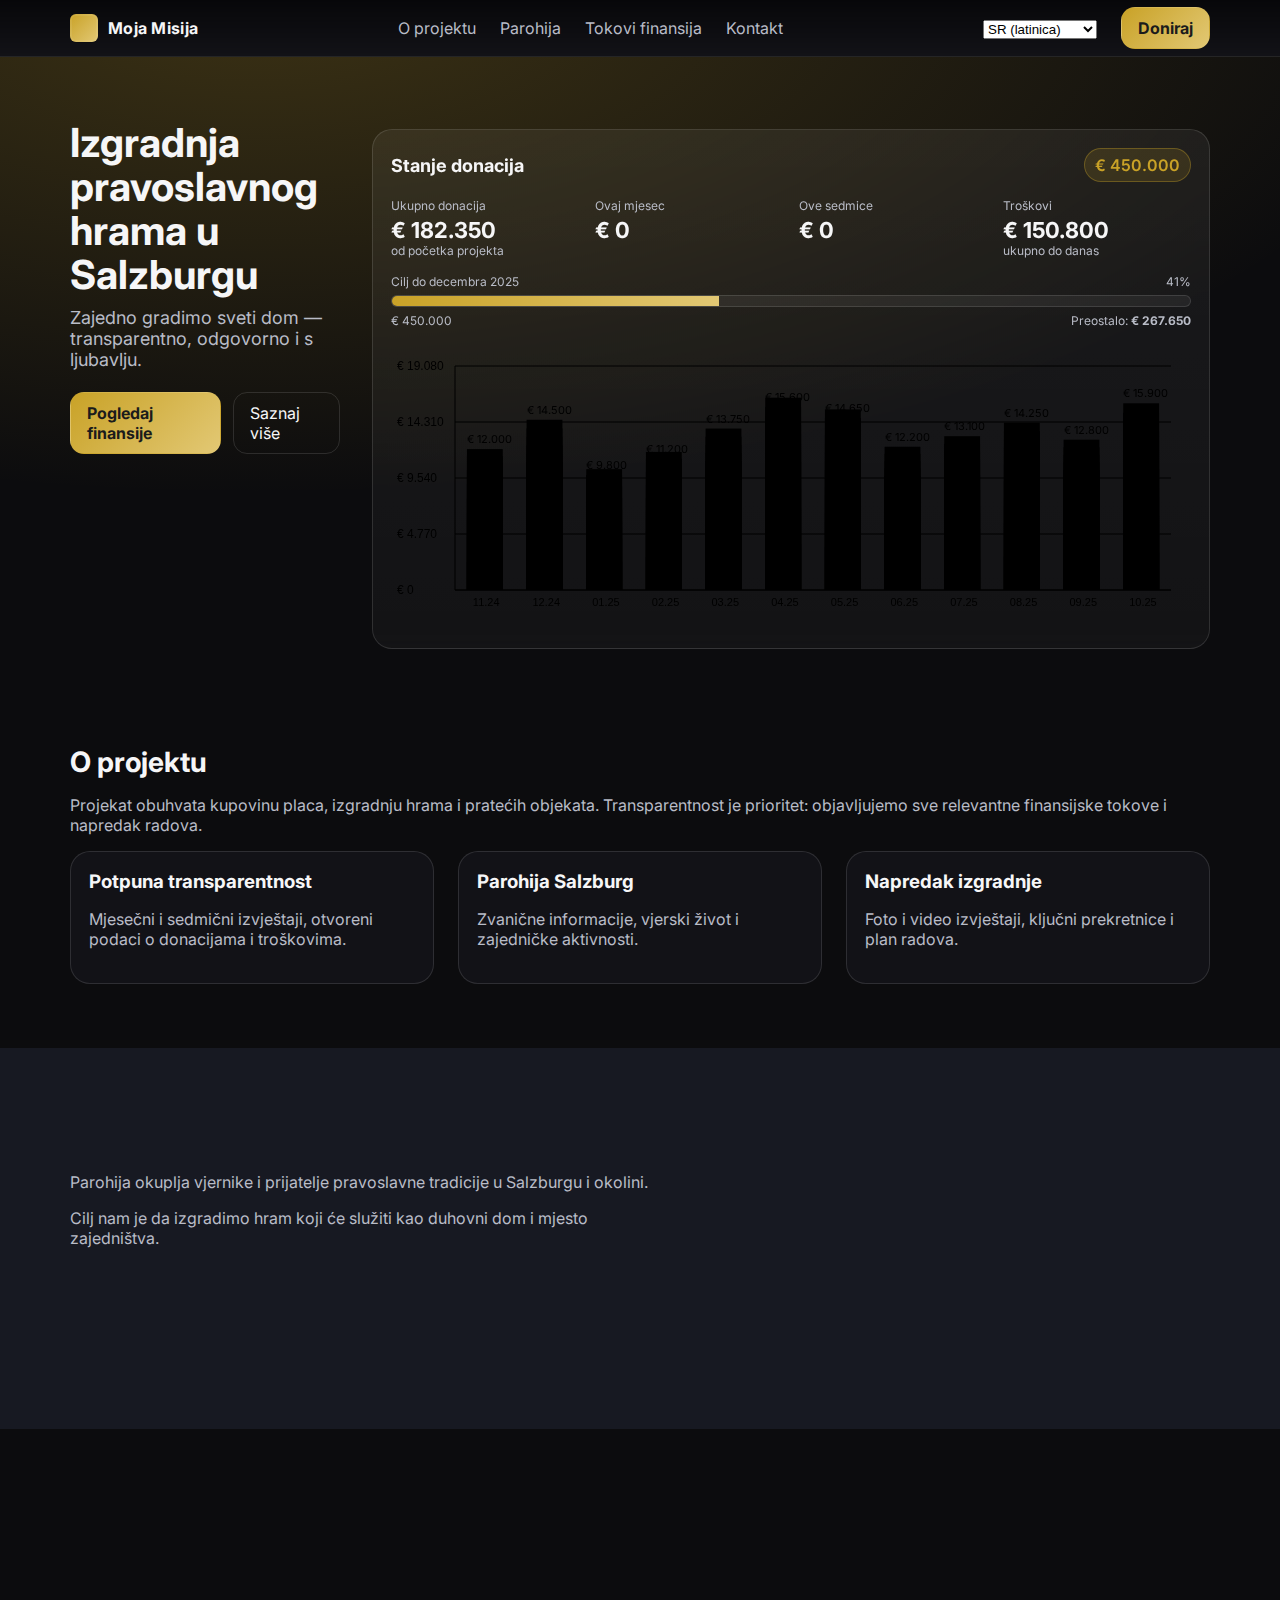
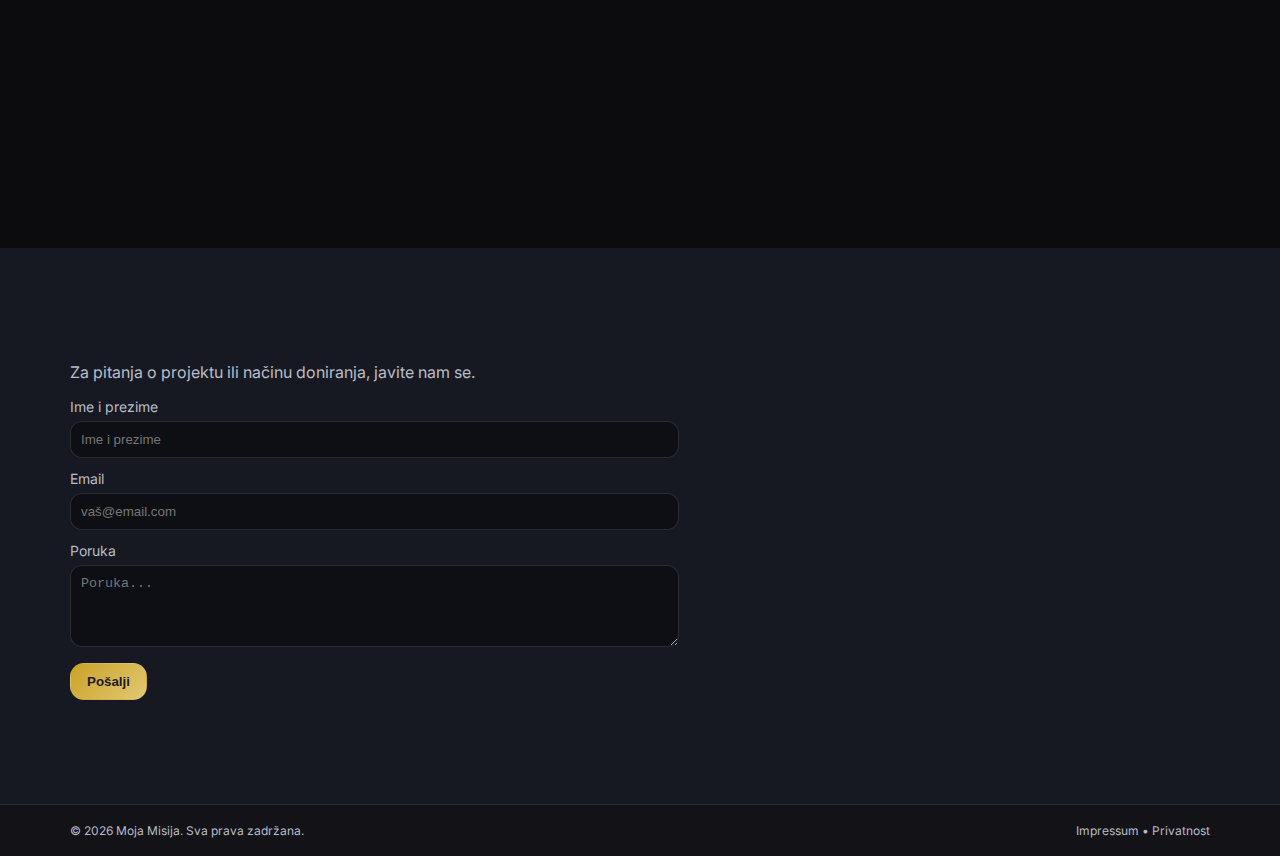
<file: index.html>
<!DOCTYPE html>
<html lang="sr">
<head>
  <meta charset="utf-8" />
  <meta name="viewport" content="width=device-width, initial-scale=1" />
  <title>Parohija Salzburg — Izgradnja Hrama</title>
  <meta name="description" content="Zvanična stranica Parohije Salzburg: projekat izgradnje, transparentne donacije i finansijski izvještaji." />
  <link rel="stylesheet" href="styles.css" />
  <link rel="preconnect" href="https://fonts.googleapis.com">
  <link rel="preconnect" href="https://fonts.gstatic.com" crossorigin>
  <link href="https://fonts.googleapis.com/css2?family=Inter:wght@300;400;500;600;700&display=swap" rel="stylesheet">
</head>
<body>
  <!-- Top bar -->
  <header class="topbar">
    <div class="container row between align-center">
      <div class="brand">
        <div class="crest" aria-hidden="true"></div>
        <span class="brand-text" data-i18n="brand">Parohija Salzburg</span>
      </div>

      <nav class="nav">
        <a href="#projekt" data-i18n="nav_project">O projektu</a>
        <a href="#parohija" data-i18n="nav_parish">Parohija</a>
        <a href="#finansije" data-i18n="nav_finance">Tokovi finansija</a>
        <a href="#kontakt" data-i18n="nav_contact">Kontakt</a>
      </nav>

      <div class="actions row align-center">
        <div class="lang-switch">
          <select id="langSelect" aria-label="Language">
            <option value="sr_lat">SR (latinica)</option>
            <option value="sr_cyr">СР (ћирилица)</option>
            <option value="de">DE</option>
            <option value="en">EN</option>
          </select>
        </div>
        <a class="btn primary" href="#doniraj" data-i18n="cta_donate">Doniraj</a>
      </div>
    </div>
  </header>

  <!-- Hero -->
  <section class="hero">
    <div class="container grid-2 gap-32">
      <div class="hero-text">
        <h1 data-i18n="hero_title">Izgradnja pravoslavnog hrama u Salzburgu</h1>
        <p class="lead" data-i18n="hero_subtitle">
          Zajedno gradimo sveti dom — transparentno, odgovorno i s ljubavlju.
        </p>
        <div class="hero-cta row gap-12">
          <a class="btn primary" href="#finansije" data-i18n="cta_view_finance">Pogledaj finansije</a>
          <a class="btn ghost" href="#projekt" data-i18n="cta_learn_more">Saznaj više</a>
        </div>
      </div>
      <div class="hero-card">
        <div class="card glass">
          <div class="card-header row between align-center">
            <h3 data-i18n="dash_title">Stanje donacija</h3>
            <span class="badge" id="goalBadge" title="Goal by Dec 2025"></span>
          </div>
          <div class="kpi-grid">
            <div class="kpi">
              <div class="kpi-label" data-i18n="kpi_total">Ukupno donacija</div>
              <div class="kpi-value" id="kpiTotal">€0</div>
              <div class="kpi-sub" id="kpiTotalSub" data-i18n="kpi_total_sub">od početka projekta</div>
            </div>
            <div class="kpi">
              <div class="kpi-label" data-i18n="kpi_month">Ovaj mjesec</div>
              <div class="kpi-value" id="kpiMonth">€0</div>
              <div class="kpi-sub" id="kpiMonthSub"></div>
            </div>
            <div class="kpi">
              <div class="kpi-label" data-i18n="kpi_week">Ove sedmice</div>
              <div class="kpi-value" id="kpiWeek">€0</div>
              <div class="kpi-sub" id="kpiWeekSub"></div>
            </div>
            <div class="kpi">
              <div class="kpi-label" data-i18n="kpi_costs">Troškovi (plac + radovi)</div>
              <div class="kpi-value" id="kpiCosts">€0</div>
              <div class="kpi-sub" data-i18n="kpi_costs_sub">ukupno do danas</div>
            </div>
          </div>

          <div class="progress">
            <div class="progress-top row between">
              <span data-i18n="progress_goal">Cilj do decembra 2025</span>
              <span id="progressPct">0%</span>
            </div>
            <div class="bar">
              <div class="bar-fill" id="barFill" style="width: 0%"></div>
            </div>
            <div class="progress-bottom row between">
              <span id="goalValue">€0</span>
              <span><span data-i18n="progress_diff">Preostalo</span>: <strong id="gapValue">€0</strong></span>
            </div>
          </div>

          <canvas id="donationsChart" width="800" height="280" aria-label="Donations chart"></canvas>
        </div>
      </div>
    </div>
  </section>

  <!-- Projekt -->
  <section id="projekt" class="section">
    <div class="container">
      <h2 data-i18n="project_title">O projektu</h2>
      <p data-i18n="project_text">
        Projekat obuhvata kupovinu placa, izgradnju hrama i pratećih objekata. Transparentnost je prioritet:
        objavljujemo sve relevantne finansijske tokove i napredak radova.
      </p>
      <div class="cards grid-3 gap-24">
        <div class="card">
          <h3 data-i18n="card_transparency_title">Potpuna transparentnost</h3>
          <p data-i18n="card_transparency_text">Mjesečni i sedmični izvještaji, otvoreni podaci o donacijama i troškovima.</p>
        </div>
        <div class="card">
          <h3 data-i18n="card_parish_title">Parohija Salzburg</h3>
          <p data-i18n="card_parish_text">Zvanične informacije, vjerski život i zajedničke aktivnosti.</p>
        </div>
        <div class="card">
          <h3 data-i18n="card_build_title">Napredak izgradnje</h3>
          <p data-i18n="card_build_text">Foto i video izvještaji, ključni prekretnice i plan radova.</p>
        </div>
      </div>
    </div>
  </section>

  <!-- Parohija -->
  <section id="parohija" class="section alt">
    <div class="container">
      <h2 data-i18n="parish_title">Parohija Salzburg</h2>
      <div class="grid-2 gap-32">
        <div>
          <p data-i18n="parish_text_1">
            Parohija okuplja vjernike i prijatelje pravoslavne tradicije u Salzburgu i okolini.
          </p>
          <p data-i18n="parish_text_2">
            Cilj nam je da izgradimo hram koji će služiti kao duhovni dom i mjesto zajedništva.
          </p>
        </div>
        <div class="card glass">
          <h3 data-i18n="parish_info_title">Kontakt i info</h3>
          <ul class="list">
            <li><strong data-i18n="parish_address">Adresa</strong>: <span id="parishAddress">n/a</span></li>
            <li><strong data-i18n="parish_email">E‑pošta</strong>: <a href="mailto:info@parohija-salzburg.at">info@parohija-salzburg.at</a></li>
            <li><strong data-i18n="parish_bank">Banka</strong>: <span id="parishBank">n/a</span></li>
          </ul>
        </div>
      </div>
    </div>
  </section>

  <!-- Finansije -->
  <section id="finansije" class="section">
    <div class="container">
      <h2 data-i18n="finance_title">Tokovi finansija</h2>
      <div class="grid-3 gap-24">
        <div class="card">
          <h3 data-i18n="finance_this_month">Ovaj mjesec</h3>
          <ul class="list" id="monthList"></ul>
        </div>
        <div class="card">
          <h3 data-i18n="finance_this_week">Ove sedmice</h3>
          <ul class="list" id="weekList"></ul>
        </div>
        <div class="card">
          <h3 data-i18n="finance_costs">Troškovi (plac + radovi)</h3>
          <ul class="list" id="costsList"></ul>
        </div>
      </div>
    </div>
  </section>

  <!-- Kontakt / Doniraj -->
  <section id="kontakt" class="section alt">
    <div class="container grid-2 gap-32">
      <div>
        <h2 data-i18n="contact_title">Kontakt</h2>
        <p data-i18n="contact_text">
          Za pitanja o projektu ili načinu doniranja, javite nam se.
        </p>
        <form id="contactForm" class="form">
          <div class="field">
            <label for="name" data-i18n="form_name">Ime i prezime</label>
            <input id="name" name="name" type="text" placeholder="Ime i prezime" required />
          </div>
          <div class="field">
            <label for="email">Email</label>
            <input id="email" name="email" type="email" placeholder="vaš@email.com" required />
          </div>
          <div class="field">
            <label for="message" data-i18n="form_message">Poruka</label>
            <textarea id="message" name="message" rows="4" placeholder="Poruka..."></textarea>
          </div>
          <button class="btn primary" type="submit" data-i18n="form_send">Pošalji</button>
          <p id="formStatus" class="form-status" role="status"></p>
        </form>
      </div>
      <div id="doniraj">
        <h2 data-i18n="donate_title">Donacije</h2>
        <div class="card glass">
          <p data-i18n="donate_text">
            Podržite izgradnju hrama. Uplatu možete izvršiti bankovnim transferom.
          </p>
          <div class="bank-box">
            <div><strong>IBAN:</strong> <span id="iban">AT00 0000 0000 0000 0000</span></div>
            <div><strong>BIC:</strong> <span id="bic">XXXXATXX</span></div>
            <div><strong data-i18n="donate_purpose">Svrha</strong>: <span data-i18n="donate_purpose_text">Donacija za izgradnju hrama</span></div>
          </div>
        </div>
      </div>
    </div>
  </section>

  <footer class="footer">
    <div class="container row between align-center">
      <div class="muted small">
        © <span id="year"></span> <span data-i18n="brand">Parohija Salzburg</span>. <span data-i18n="all_rights">Sva prava zadržana.</span>
      </div>
      <div class="muted small">
        <a href="#" data-i18n="imprint">Impressum</a> • <a href="#" data-i18n="privacy">Privatnost</a>
      </div>
    </div>
  </footer>

  <script src="translations.js"></script>
  <script src="app.js"></script>
</body>
</html>
</file>
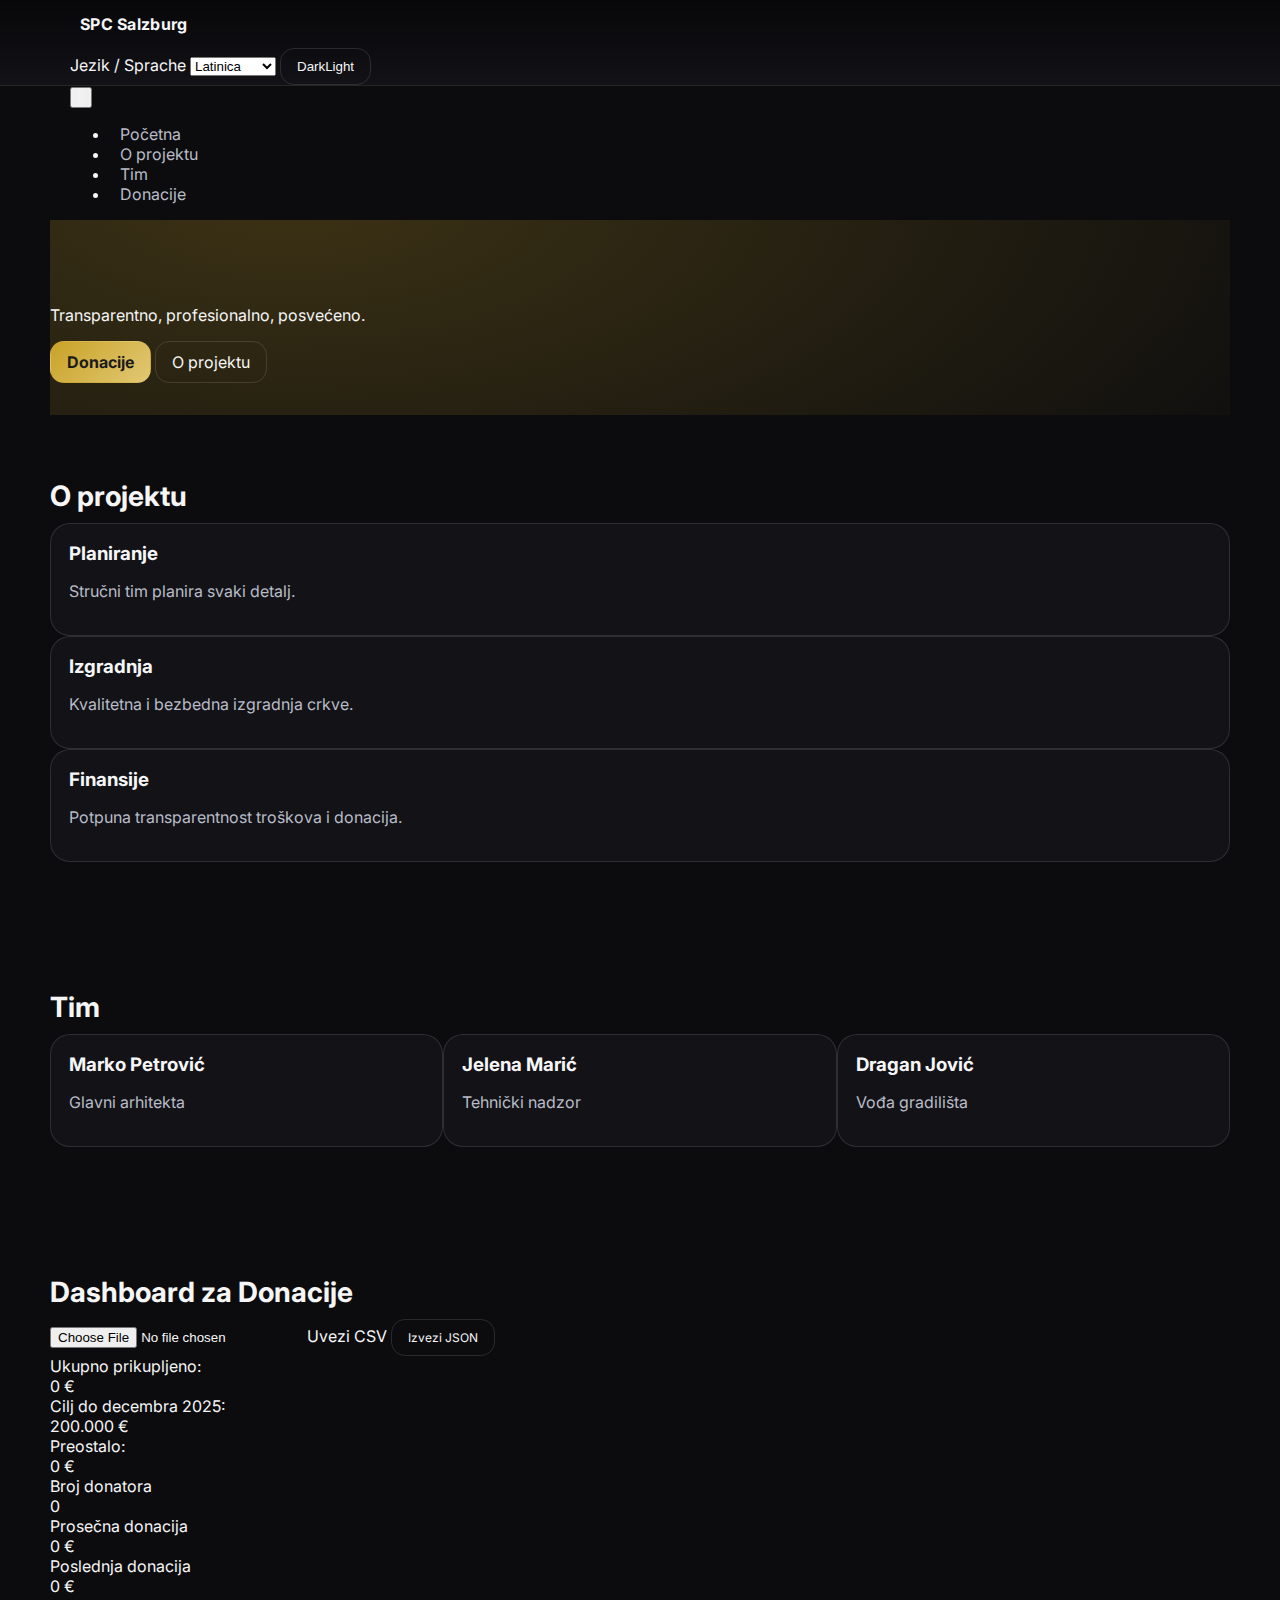
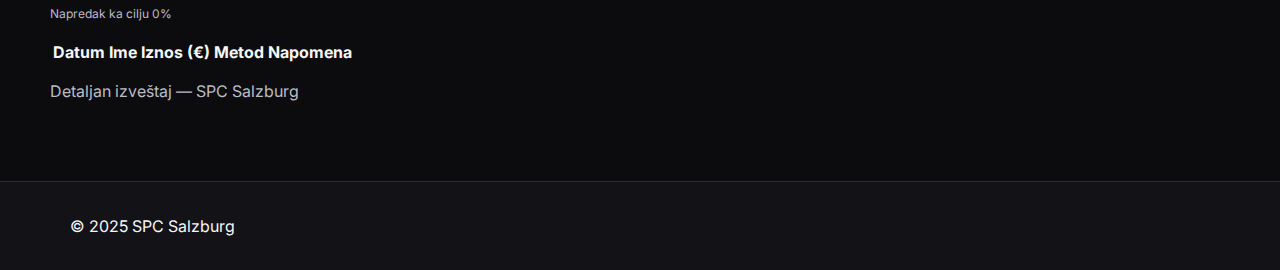
<file: mojamisija.html>
<!DOCTYPE html>
<html lang="sr">
<head>
  <meta charset="utf-8" />
  <meta name="viewport" content="width=device-width, initial-scale=1" />
  <title>SPC Salzburg – Donacije</title>
  <link rel="preconnect" href="https://fonts.googleapis.com">
  <link rel="preconnect" href="https://fonts.gstatic.com" crossorigin>
  <link href="https://fonts.googleapis.com/css2?family=Inter:wght@400;500;600;700;800&display=swap" rel="stylesheet">
  <link rel="stylesheet" href="style.css" />
  <script defer src="main.js"></script>
</head>
<body>
  <!-- Topbar (bez ikonica desno) -->
  <header class="topbar">
    <div class="container topbar-inner">
      <a href="#home" class="brand">
        <span class="brand-mark" aria-hidden="true"></span>
        <span class="brand-text">SPC Salzburg</span>
      </a>

      <div class="controls">
        <label for="lang-select" class="visually-hidden">Jezik / Sprache</label>
        <select id="lang-select" class="select" aria-label="Language">
          <option value="sr-latn">Latinica</option>
          <option value="sr-cyrl">Ћирилица</option>
          <option value="de">Deutsch</option>
        </select>

        <button id="theme-toggle" class="btn ghost" type="button" aria-pressed="false">
          <span class="only-light" data-i18n="theme_dark">Dark</span>
          <span class="only-dark" data-i18n="theme_light">Light</span>
        </button>
      </div>
    </div>
  </header>

  <!-- Navigation -->
  <nav class="nav">
    <div class="container nav-inner">
      <button class="hamburger" id="hamburger" aria-expanded="false" aria-controls="nav-menu" aria-label="Menu">
        <span class="bar"></span><span class="bar"></span><span class="bar"></span>
      </button>
      <ul id="nav-menu" class="menu">
        <li><a href="#home" class="trans" data-key="home">Početna</a></li>
        <li><a href="#projekt" class="trans" data-key="about">O projektu</a></li>
        <li><a href="#tim" class="trans" data-key="team">Tim</a></li>
        <li><a href="#donacije" class="trans" data-key="donate">Donacije</a></li>
      </ul>
    </div>
  </nav>

  <!-- Hero -->
  <section id="home" class="hero container">
    <div class="hero-inner reveal">
      <h1 id="animated-title" class="hero-title" aria-live="polite"></h1>
      <p class="hero-subtitle trans" data-key="subheading">Transparentno, profesionalno, posvećeno.</p>
      <div class="hero-actions">
        <a href="#donacije" class="btn primary trans" data-key="donate">Donacije</a>
        <a href="#projekt" class="btn outline trans" data-key="about">O projektu</a>
      </div>
    </div>
  </section>

  <!-- Projekt -->
  <section id="projekt" class="section container">
    <h2 class="section-title reveal trans" data-key="about">O projektu</h2>
    <div class="cards">
      <article class="card reveal">
        <h3 class="trans" data-key="planning">Planiranje</h3>
        <p class="muted trans" data-key="planning_desc">Stručni tim planira svaki detalj.</p>
      </article>
      <article class="card reveal">
        <h3 class="trans" data-key="building">Izgradnja</h3>
        <p class="muted trans" data-key="building_desc">Kvalitetna i bezbedna izgradnja crkve.</p>
      </article>
      <article class="card reveal">
        <h3 class="trans" data-key="finance">Finansije</h3>
        <p class="muted trans" data-key="finance_desc">Potpuna transparentnost troškova i donacija.</p>
      </article>
    </div>
  </section>

  <!-- Tim -->
  <section id="tim" class="section container">
    <h2 class="section-title reveal trans" data-key="team">Građevinski tim</h2>
    <div class="cards grid-3">
      <article class="card reveal">
        <h3>Marko Petrović</h3>
        <p class="muted trans" data-key="arch">Glavni arhitekta</p>
      </article>
      <article class="card reveal">
        <h3>Jelena Marić</h3>
        <p class="muted trans" data-key="supervisor">Tehnički nadzor</p>
      </article>
      <article class="card reveal">
        <h3>Dragan Jović</h3>
        <p class="muted trans" data-key="foreman">Vođa gradilišta</p>
      </article>
    </div>
  </section>

  <!-- Donacije Dashboard -->
  <section id="donacije" class="section container">
    <div class="section-head">
      <h2 class="section-title trans reveal" data-key="donation_dashboard">Dashboard za Donacije</h2>
      <div class="section-tools">
        <label class="file">
          <input type="file" id="donation-file" accept=".csv" />
          <span class="trans" data-key="import_csv">Uvezi CSV</span>
        </label>
        <a id="export-json" class="btn ghost small" href="#" download="donations.json">
          <span class="trans" data-key="export_json">Izvezi JSON</span>
        </a>
      </div>
    </div>

    <div class="stats">
      <div class="stat reveal">
        <div class="stat-label trans" data-key="total">Ukupno prikupljeno:</div>
        <div id="stat-total" class="stat-value">0 €</div>
      </div>
      <div class="stat reveal">
        <div class="stat-label trans" data-key="goal">Cilj do decembra 2025:</div>
        <div id="stat-goal" class="stat-value">200.000 €</div>
      </div>
      <div class="stat reveal">
        <div class="stat-label trans" data-key="remaining">Preostalo:</div>
        <div id="stat-remaining" class="stat-value">0 €</div>
      </div>
      <div class="stat reveal">
        <div class="stat-label trans" data-key="donor_count">Broj donatora</div>
        <div id="stat-donors" class="stat-value">0</div>
      </div>
      <div class="stat reveal">
        <div class="stat-label trans" data-key="avg_donation">Prosečna donacija</div>
        <div id="stat-avg" class="stat-value">0 €</div>
      </div>
      <div class="stat reveal">
        <div class="stat-label trans" data-key="last_donation">Poslednja donacija</div>
        <div id="stat-last" class="stat-value">0 €</div>
      </div>
    </div>

    <div class="progress reveal">
      <div class="progress-top">
        <span class="trans" data-key="progress_to_goal">Napredak ka cilju</span>
        <span id="progress-percent">0%</span>
      </div>
      <div class="progress-bar">
        <div id="progress-fill" class="progress-fill" style="width:0%"></div>
      </div>
    </div>

    <div class="table-wrap reveal">
      <table class="table" id="donation-table">
        <thead>
          <tr>
            <th class="trans" data-key="t_date">Datum</th>
            <th class="trans" data-key="t_name">Ime</th>
            <th class="trans" data-key="t_amount">Iznos (€)</th>
            <th class="trans" data-key="t_method">Metod</th>
            <th class="trans" data-key="t_note">Napomena</th>
          </tr>
        </thead>
        <tbody>
          <!-- JS -->
        </tbody>
      </table>
    </div>

    <p class="muted reveal">
      <span class="trans" data-key="report">Detaljan izveštaj</span> — SPC Salzburg
    </p>
  </section>

  <footer class="footer">
    <div class="container">
      <p>&copy; 2025 SPC Salzburg</p>
    </div>
  </footer>
</body>
</html>
</file>
<file: styles.css>
/* Modern gold & white theme, minimal icons, clean layout */
:root{
  --bg:#0c0c0e;
  --surface:#121217;
  --surface-2:#171922;
  --text:#f6f6f7;
  --muted:#b9bcc7;
  --gold:#c9a227;
  --gold-2:#e2c874;
  --glass:rgba(255,255,255,0.06);
  --border:rgba(255,255,255,0.12);
  --ok:#2bd97c;
  --warn:#ffcc66;
  --danger:#ff7a7a;
}

*{box-sizing:border-box}
html,body{margin:0;padding:0;font-family:'Inter',system-ui,-apple-system,Segoe UI,Roboto,Ubuntu,'Helvetica Neue',Arial,sans-serif;background:var(--bg);color:var(--text);}
a{color:inherit;text-decoration:none}
.container{max-width:1180px;margin:0 auto;padding:0 20px}
.row{display:flex;gap:16px}
.grid-2{display:grid;grid-template-columns:1.1fr 0.9fr}
.grid-3{display:grid;grid-template-columns:1fr 1fr 1fr}
.gap-12{gap:12px}.gap-24{gap:24px}.gap-32{gap:32px}
.align-center{align-items:center}
.between{justify-content:space-between}

.topbar{position:sticky;top:0;z-index:50;background:linear-gradient(180deg,rgba(0,0,0,0.6),transparent),var(--surface);border-bottom:1px solid var(--border);backdrop-filter:blur(8px)}
.topbar .brand{display:flex;align-items:center;gap:10px;padding:14px 0}
.crest{width:28px;height:28px;border-radius:6px;background:linear-gradient(135deg,var(--gold),var(--gold-2));box-shadow:0 1px 0 rgba(0,0,0,.2), inset 0 0 0 2px rgba(255,255,255,.08)}
.brand-text{font-weight:700;letter-spacing:.3px}
.nav a{padding:14px 10px;border-radius:10px;color:var(--muted)}
.nav a:hover{color:var(--text);background:var(--glass)}
.actions .btn{margin-left:8px}

.btn{display:inline-flex;align-items:center;justify-content:center;padding:10px 16px;border-radius:14px;border:1px solid var(--border);transition:transform .12s ease, background .2s ease, box-shadow .2s ease}
.btn.primary{background:linear-gradient(135deg,var(--gold),var(--gold-2));color:#1b1b1b;border-color:transparent;font-weight:700}
.btn.primary:hover{transform:translateY(-1px);box-shadow:0 8px 24px rgba(201,162,39,.25)}
.btn.ghost{background:transparent;color:var(--text)}
.btn.ghost:hover{background:var(--glass)}

.hero{padding:64px 0 32px;background:radial-gradient(1200px 500px at 20% -10%, rgba(201,162,39,.25), transparent)}
.hero-text h1{font-size:40px;line-height:1.1;margin:0 0 10px}
.lead{color:var(--muted);font-size:18px;margin:0 0 22px}
.hero-card .card{margin-top:8px}

.card{background:var(--surface);border:1px solid var(--border);border-radius:20px;padding:18px}
.card.glass{background:linear-gradient(180deg,rgba(255,255,255,.06),rgba(255,255,255,.03));backdrop-filter: blur(6px)}

.card-header h3{margin:0;font-size:18px}
.badge{padding:6px 10px;border-radius:999px;background:rgba(201,162,39,.15);color:var(--gold);border:1px solid rgba(201,162,39,.35);font-weight:600}

.kpi-grid{display:grid;grid-template-columns:repeat(4,1fr);gap:16px;margin:16px 0}
.kpi-label{font-size:12px;color:var(--muted)}
.kpi-value{font-size:22px;font-weight:700;margin-top:4px}
.kpi-sub{font-size:12px;color:var(--muted)}

.progress{margin:10px 0 18px}
.progress-top,.progress-bottom{font-size:12px;color:var(--muted)}
.bar{height:12px;background:rgba(255,255,255,.06);border:1px solid var(--border);border-radius:999px;overflow:hidden;margin:6px 0 6px}
.bar-fill{height:100%;background:linear-gradient(90deg,var(--gold),var(--gold-2));width:0%}

.section{padding:64px 0}
.section.alt{background:var(--surface-2)}
.section h2{margin:0 0 10px;font-size:28px}
.section p{color:var(--muted)}

.cards .card h3{margin:0 0 6px}
.list{margin:10px 0 0;padding:0;list-style:none;color:var(--muted)}
.list li{padding:8px 0;border-bottom:1px dashed var(--border)}

.form .field{margin-bottom:12px}
.form label{display:block;margin-bottom:6px;font-size:14px;color:var(--muted)}
.form input,.form textarea{width:100%;padding:10px;border-radius:12px;border:1px solid var(--border);background:#0e0f14;color:var(--text)}
.form-status{margin-top:8px;color:var(--ok);min-height:1em}

.bank-box{display:grid;grid-template-columns:1fr 1fr;gap:8px;margin-top:8px;padding:12px;border:1px solid var(--border);border-radius:16px;background:#0e0f14}

.footer{border-top:1px solid var(--border);padding:18px 0;background:var(--surface)}
.muted{color:var(--muted)}.small{font-size:12px}

@media (max-width:980px){
  .grid-2{grid-template-columns:1fr}
  .grid-3{grid-template-columns:1fr}
  .kpi-grid{grid-template-columns:1fr 1fr}
}
</file>
<file: style.css>
/* Modern gold & white theme, minimal icons, clean layout */
:root{
  --bg:#0c0c0e;
  --surface:#121217;
  --surface-2:#171922;
  --text:#f6f6f7;
  --muted:#b9bcc7;
  --gold:#c9a227;
  --gold-2:#e2c874;
  --glass:rgba(255,255,255,0.06);
  --border:rgba(255,255,255,0.12);
  --ok:#2bd97c;
  --warn:#ffcc66;
  --danger:#ff7a7a;
}

*{box-sizing:border-box}
html,body{margin:0;padding:0;font-family:'Inter',system-ui,-apple-system,Segoe UI,Roboto,Ubuntu,'Helvetica Neue',Arial,sans-serif;background:var(--bg);color:var(--text);}
a{color:inherit;text-decoration:none}
.container{max-width:1180px;margin:0 auto;padding:0 20px}
.row{display:flex;gap:16px}
.grid-2{display:grid;grid-template-columns:1.1fr 0.9fr}
.grid-3{display:grid;grid-template-columns:1fr 1fr 1fr}
.gap-12{gap:12px}.gap-24{gap:24px}.gap-32{gap:32px}
.align-center{align-items:center}
.between{justify-content:space-between}

.topbar{position:sticky;top:0;z-index:50;background:linear-gradient(180deg,rgba(0,0,0,0.6),transparent),var(--surface);border-bottom:1px solid var(--border);backdrop-filter:blur(8px)}
.topbar .brand{display:flex;align-items:center;gap:10px;padding:14px 0}
.crest{width:28px;height:28px;border-radius:6px;background:linear-gradient(135deg,var(--gold),var(--gold-2));box-shadow:0 1px 0 rgba(0,0,0,.2), inset 0 0 0 2px rgba(255,255,255,.08)}
.brand-text{font-weight:700;letter-spacing:.3px}
.nav a{padding:14px 10px;border-radius:10px;color:var(--muted)}
.nav a:hover{color:var(--text);background:var(--glass)}
.actions .btn{margin-left:8px}

.btn{display:inline-flex;align-items:center;justify-content:center;padding:10px 16px;border-radius:14px;border:1px solid var(--border);transition:transform .12s ease, background .2s ease, box-shadow .2s ease}
.btn.primary{background:linear-gradient(135deg,var(--gold),var(--gold-2));color:#1b1b1b;border-color:transparent;font-weight:700}
.btn.primary:hover{transform:translateY(-1px);box-shadow:0 8px 24px rgba(201,162,39,.25)}
.btn.ghost{background:transparent;color:var(--text)}
.btn.ghost:hover{background:var(--glass)}

.hero{padding:64px 0 32px;background:radial-gradient(1200px 500px at 20% -10%, rgba(201,162,39,.25), transparent)}
.hero-text h1{font-size:40px;line-height:1.1;margin:0 0 10px}
.lead{color:var(--muted);font-size:18px;margin:0 0 22px}
.hero-card .card{margin-top:8px}

.card{background:var(--surface);border:1px solid var(--border);border-radius:20px;padding:18px}
.card.glass{background:linear-gradient(180deg,rgba(255,255,255,.06),rgba(255,255,255,.03));backdrop-filter: blur(6px)}

.card-header h3{margin:0;font-size:18px}
.badge{padding:6px 10px;border-radius:999px;background:rgba(201,162,39,.15);color:var(--gold);border:1px solid rgba(201,162,39,.35);font-weight:600}

.kpi-grid{display:grid;grid-template-columns:repeat(4,1fr);gap:16px;margin:16px 0}
.kpi-label{font-size:12px;color:var(--muted)}
.kpi-value{font-size:22px;font-weight:700;margin-top:4px}
.kpi-sub{font-size:12px;color:var(--muted)}

.progress{margin:10px 0 18px}
.progress-top,.progress-bottom{font-size:12px;color:var(--muted)}
.bar{height:12px;background:rgba(255,255,255,.06);border:1px solid var(--border);border-radius:999px;overflow:hidden;margin:6px 0 6px}
.bar-fill{height:100%;background:linear-gradient(90deg,var(--gold),var(--gold-2));width:0%}

.section{padding:64px 0}
.section.alt{background:var(--surface-2)}
.section h2{margin:0 0 10px;font-size:28px}
.section p{color:var(--muted)}

.cards .card h3{margin:0 0 6px}
.list{margin:10px 0 0;padding:0;list-style:none;color:var(--muted)}
.list li{padding:8px 0;border-bottom:1px dashed var(--border)}

.form .field{margin-bottom:12px}
.form label{display:block;margin-bottom:6px;font-size:14px;color:var(--muted)}
.form input,.form textarea{width:100%;padding:10px;border-radius:12px;border:1px solid var(--border);background:#0e0f14;color:var(--text)}
.form-status{margin-top:8px;color:var(--ok);min-height:1em}

.bank-box{display:grid;grid-template-columns:1fr 1fr;gap:8px;margin-top:8px;padding:12px;border:1px solid var(--border);border-radius:16px;background:#0e0f14}

.footer{border-top:1px solid var(--border);padding:18px 0;background:var(--surface)}
.muted{color:var(--muted)}.small{font-size:12px}

@media (max-width:980px){
  .grid-2{grid-template-columns:1fr}
  .grid-3{grid-template-columns:1fr}
  .kpi-grid{grid-template-columns:1fr 1fr}
}
</file>
